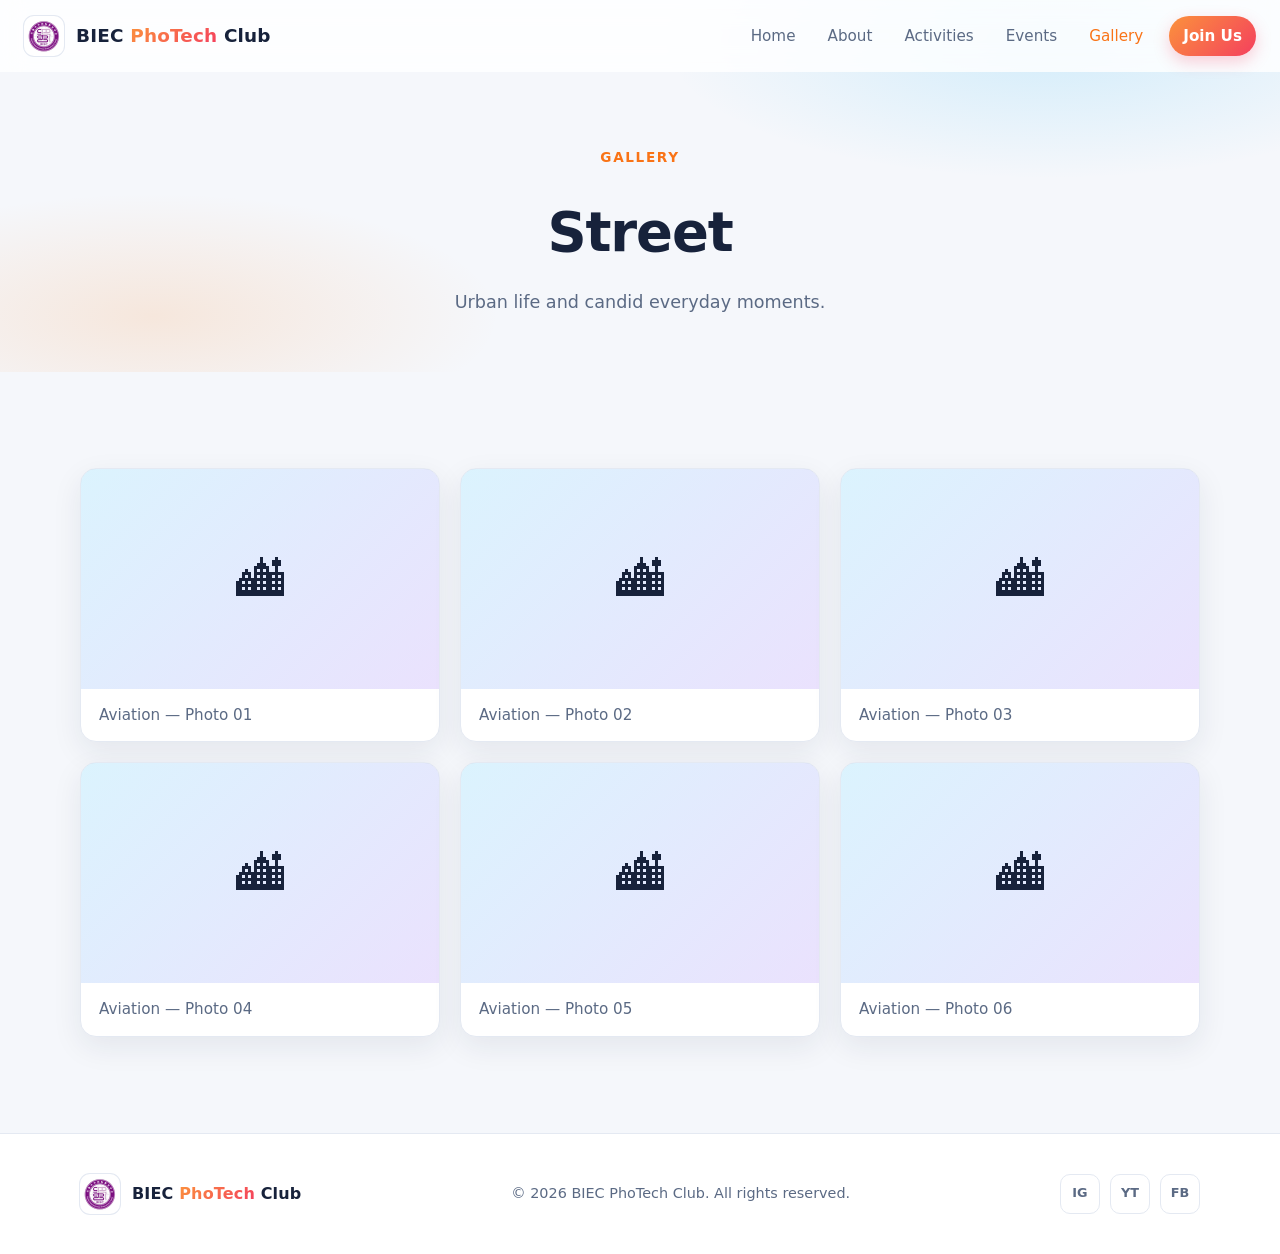
<file: gallery/aviation.html>
﻿<!DOCTYPE html>
<html lang="en">
<head>
    <meta charset="UTF-8">
    <meta name="viewport" content="width=device-width, initial-scale=1.0">
    <meta name="description" content="Street gallery &mdash; BIEC PhoTech Club">
    <title>Street &middot; BIEC PhoTech Club</title>
    <link rel="icon" type="image/x-icon" href="../image/BIEC icon.ico">
    <link rel="stylesheet" href="../css/style.css">
</head>
<body>
    <!-- Header / Navigation -->
    <header class="site-header" id="siteHeader">
        <a href="../index.html" class="brand">
            <img src="../image/BIEC icon.png" alt="BIEC logo" class="brand-logo">
            <span class="brand-name">BIEC <span class="brand-accent">PhoTech</span> Club</span>
        </a>

        <nav class="nav" id="nav" aria-label="Primary">
            <a href="../index.html#home" class="nav-link">Home</a>
            <a href="../index.html#about" class="nav-link">About</a>
            <a href="../index.html#activities" class="nav-link">Activities</a>
            <a href="../index.html#events" class="nav-link">Events</a>
            <a href="../index.html#gallery" class="nav-link is-active">Gallery</a>
            <a href="../index.html#join" class="nav-link nav-link-cta">Join Us</a>
        </nav>

        <button class="nav-toggle" id="navToggle" aria-label="Toggle navigation" aria-expanded="false">
            <span></span>
            <span></span>
            <span></span>
        </button>
    </header>

    <!-- Page hero -->
    <section class="page-hero">
        <div class="container">
            <p class="hero-eyebrow">Gallery</p>
            <h1 class="page-title">Street</h1>
            <p class="page-subtitle">Urban life and candid everyday moments.</p>
        </div>
    </section>

    <!-- Gallery grid -->
    <section class="section">
        <div class="container">
            <div class="gallery-grid">
                <figure class="gallery-item">
                    <!-- Replace with your photo: <img src="../image/street-01.jpg" alt="Street photo 1"> -->
                    <div class="gallery-placeholder">&#127961;</div>
                    <figcaption>Aviation &mdash; Photo 01</figcaption>
                </figure>
                <figure class="gallery-item">
                    <!-- Replace with your photo: <img src="../image/street-02.jpg" alt="Street photo 2"> -->
                    <div class="gallery-placeholder">&#127961;</div>
                    <figcaption>Aviation &mdash; Photo 02</figcaption>
                </figure>
                <figure class="gallery-item">
                    <!-- Replace with your photo: <img src="../image/street-03.jpg" alt="Street photo 3"> -->
                    <div class="gallery-placeholder">&#127961;</div>
                    <figcaption>Aviation &mdash; Photo 03</figcaption>
                </figure>
                <figure class="gallery-item">
                    <!-- Replace with your photo: <img src="../image/street-04.jpg" alt="Street photo 4"> -->
                    <div class="gallery-placeholder">&#127961;</div>
                    <figcaption>Aviation &mdash; Photo 04</figcaption>
                </figure>
                <figure class="gallery-item">
                    <!-- Replace with your photo: <img src="../image/street-05.jpg" alt="Street photo 5"> -->
                    <div class="gallery-placeholder">&#127961;</div>
                    <figcaption>Aviation &mdash; Photo 05</figcaption>
                </figure>
                <figure class="gallery-item">
                    <!-- Replace with your photo: <img src="../image/street-06.jpg" alt="Street photo 6"> -->
                    <div class="gallery-placeholder">&#127961;</div>
                    <figcaption>Aviation &mdash; Photo 06</figcaption>
                </figure>
            </div>
        </div>
    </section>

    <!-- Footer -->
    <footer class="site-footer">
        <div class="container footer-inner">
            <a href="../index.html" class="brand footer-brand">
                <img src="../image/BIEC icon.png" alt="BIEC logo" class="brand-logo">
                <span class="brand-name">BIEC <span class="brand-accent">PhoTech</span> Club</span>
            </a>
            <p class="footer-text">&copy; <span id="year"></span> BIEC PhoTech Club. All rights reserved.</p>
            <div class="footer-social">
                <a href="#" aria-label="Instagram">IG</a>
                <a href="#" aria-label="YouTube">YT</a>
                <a href="#" aria-label="Facebook">FB</a>
            </div>
        </div>
    </footer>

    <script src="../js/main.js"></script>
</body>
</html>
</file>
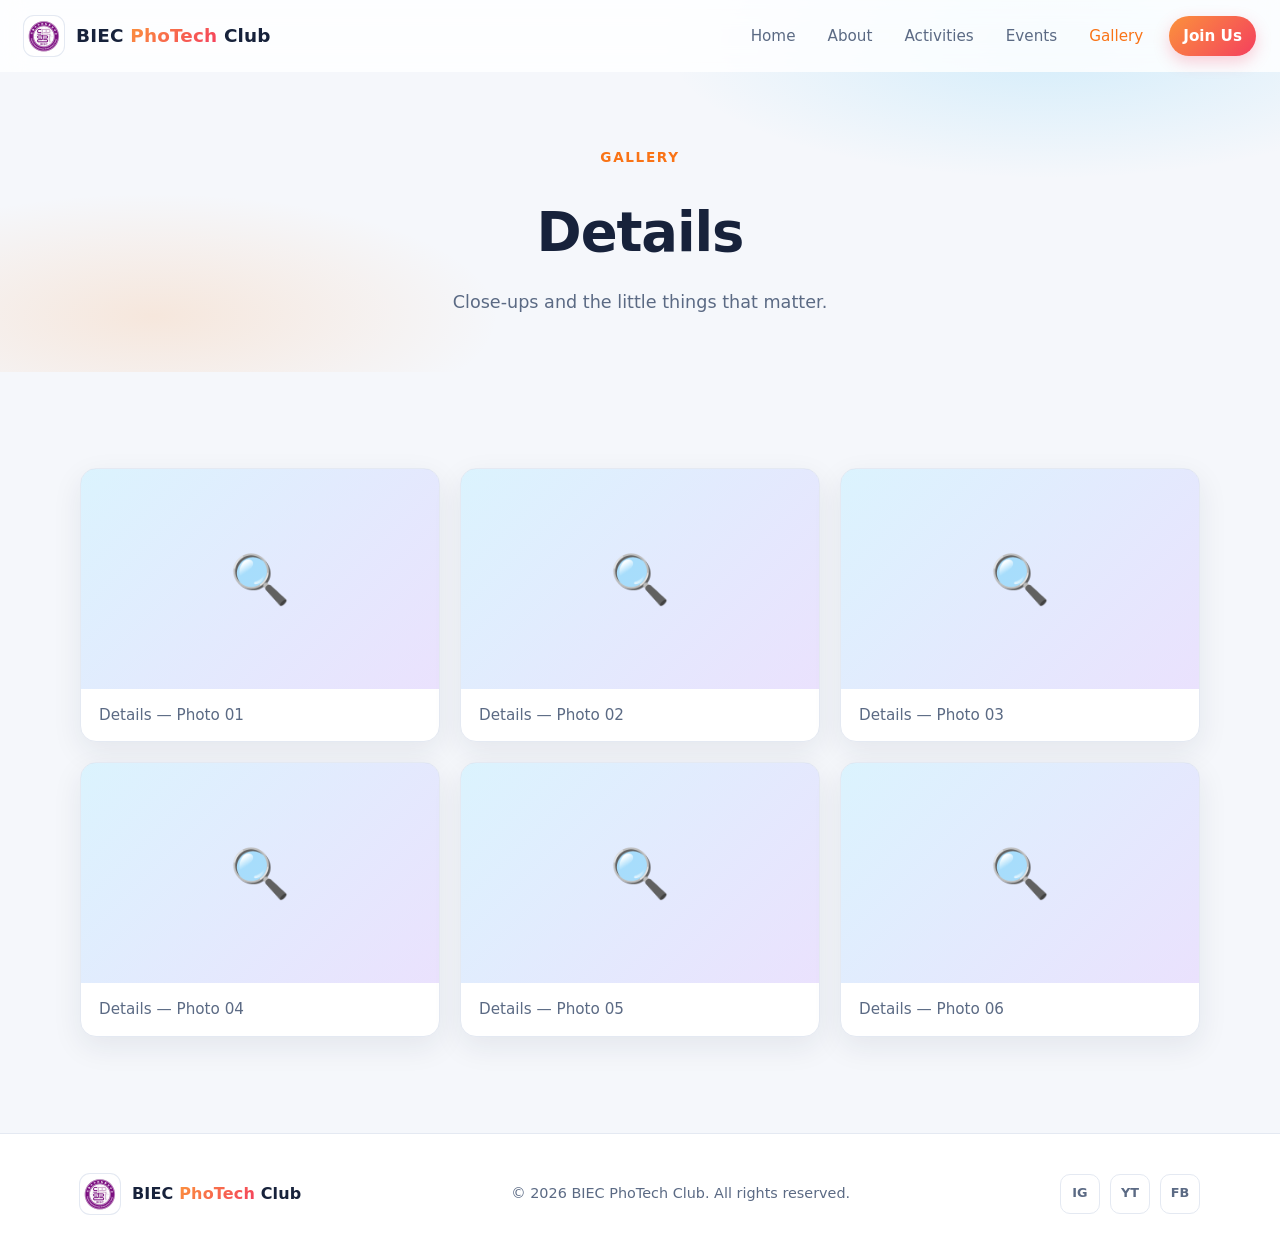
<file: gallery/details.html>
﻿<!DOCTYPE html>
<html lang="en">
<head>
    <meta charset="UTF-8">
    <meta name="viewport" content="width=device-width, initial-scale=1.0">
    <meta name="description" content="Details gallery &mdash; BIEC PhoTech Club">
    <title>Details &middot; BIEC PhoTech Club</title>
    <link rel="icon" type="image/x-icon" href="../image/BIEC icon.ico">
    <link rel="stylesheet" href="../css/style.css">
</head>
<body>
    <!-- Header / Navigation -->
    <header class="site-header" id="siteHeader">
        <a href="../index.html" class="brand">
            <img src="../image/BIEC icon.png" alt="BIEC logo" class="brand-logo">
            <span class="brand-name">BIEC <span class="brand-accent">PhoTech</span> Club</span>
        </a>

        <nav class="nav" id="nav" aria-label="Primary">
            <a href="../index.html#home" class="nav-link">Home</a>
            <a href="../index.html#about" class="nav-link">About</a>
            <a href="../index.html#activities" class="nav-link">Activities</a>
            <a href="../index.html#events" class="nav-link">Events</a>
            <a href="../index.html#gallery" class="nav-link is-active">Gallery</a>
            <a href="../index.html#join" class="nav-link nav-link-cta">Join Us</a>
        </nav>

        <button class="nav-toggle" id="navToggle" aria-label="Toggle navigation" aria-expanded="false">
            <span></span>
            <span></span>
            <span></span>
        </button>
    </header>

    <!-- Page hero -->
    <section class="page-hero">
        <div class="container">
            <p class="hero-eyebrow">Gallery</p>
            <h1 class="page-title">Details</h1>
            <p class="page-subtitle">Close-ups and the little things that matter.</p>
        </div>
    </section>

    <!-- Gallery grid -->
    <section class="section">
        <div class="container">
            <div class="gallery-grid">
                <figure class="gallery-item">
                    <!-- Replace with your photo: <img src="../image/details-01.jpg" alt="Details photo 1"> -->
                    <div class="gallery-placeholder">&#128269;</div>
                    <figcaption>Details &mdash; Photo 01</figcaption>
                </figure>
                <figure class="gallery-item">
                    <!-- Replace with your photo: <img src="../image/details-02.jpg" alt="Details photo 2"> -->
                    <div class="gallery-placeholder">&#128269;</div>
                    <figcaption>Details &mdash; Photo 02</figcaption>
                </figure>
                <figure class="gallery-item">
                    <!-- Replace with your photo: <img src="../image/details-03.jpg" alt="Details photo 3"> -->
                    <div class="gallery-placeholder">&#128269;</div>
                    <figcaption>Details &mdash; Photo 03</figcaption>
                </figure>
                <figure class="gallery-item">
                    <!-- Replace with your photo: <img src="../image/details-04.jpg" alt="Details photo 4"> -->
                    <div class="gallery-placeholder">&#128269;</div>
                    <figcaption>Details &mdash; Photo 04</figcaption>
                </figure>
                <figure class="gallery-item">
                    <!-- Replace with your photo: <img src="../image/details-05.jpg" alt="Details photo 5"> -->
                    <div class="gallery-placeholder">&#128269;</div>
                    <figcaption>Details &mdash; Photo 05</figcaption>
                </figure>
                <figure class="gallery-item">
                    <!-- Replace with your photo: <img src="../image/details-06.jpg" alt="Details photo 6"> -->
                    <div class="gallery-placeholder">&#128269;</div>
                    <figcaption>Details &mdash; Photo 06</figcaption>
                </figure>
            </div>
        </div>
    </section>

    <!-- Footer -->
    <footer class="site-footer">
        <div class="container footer-inner">
            <a href="../index.html" class="brand footer-brand">
                <img src="../image/BIEC icon.png" alt="BIEC logo" class="brand-logo">
                <span class="brand-name">BIEC <span class="brand-accent">PhoTech</span> Club</span>
            </a>
            <p class="footer-text">&copy; <span id="year"></span> BIEC PhoTech Club. All rights reserved.</p>
            <div class="footer-social">
                <a href="#" aria-label="Instagram">IG</a>
                <a href="#" aria-label="YouTube">YT</a>
                <a href="#" aria-label="Facebook">FB</a>
            </div>
        </div>
    </footer>

    <script src="../js/main.js"></script>
</body>
</html>
</file>
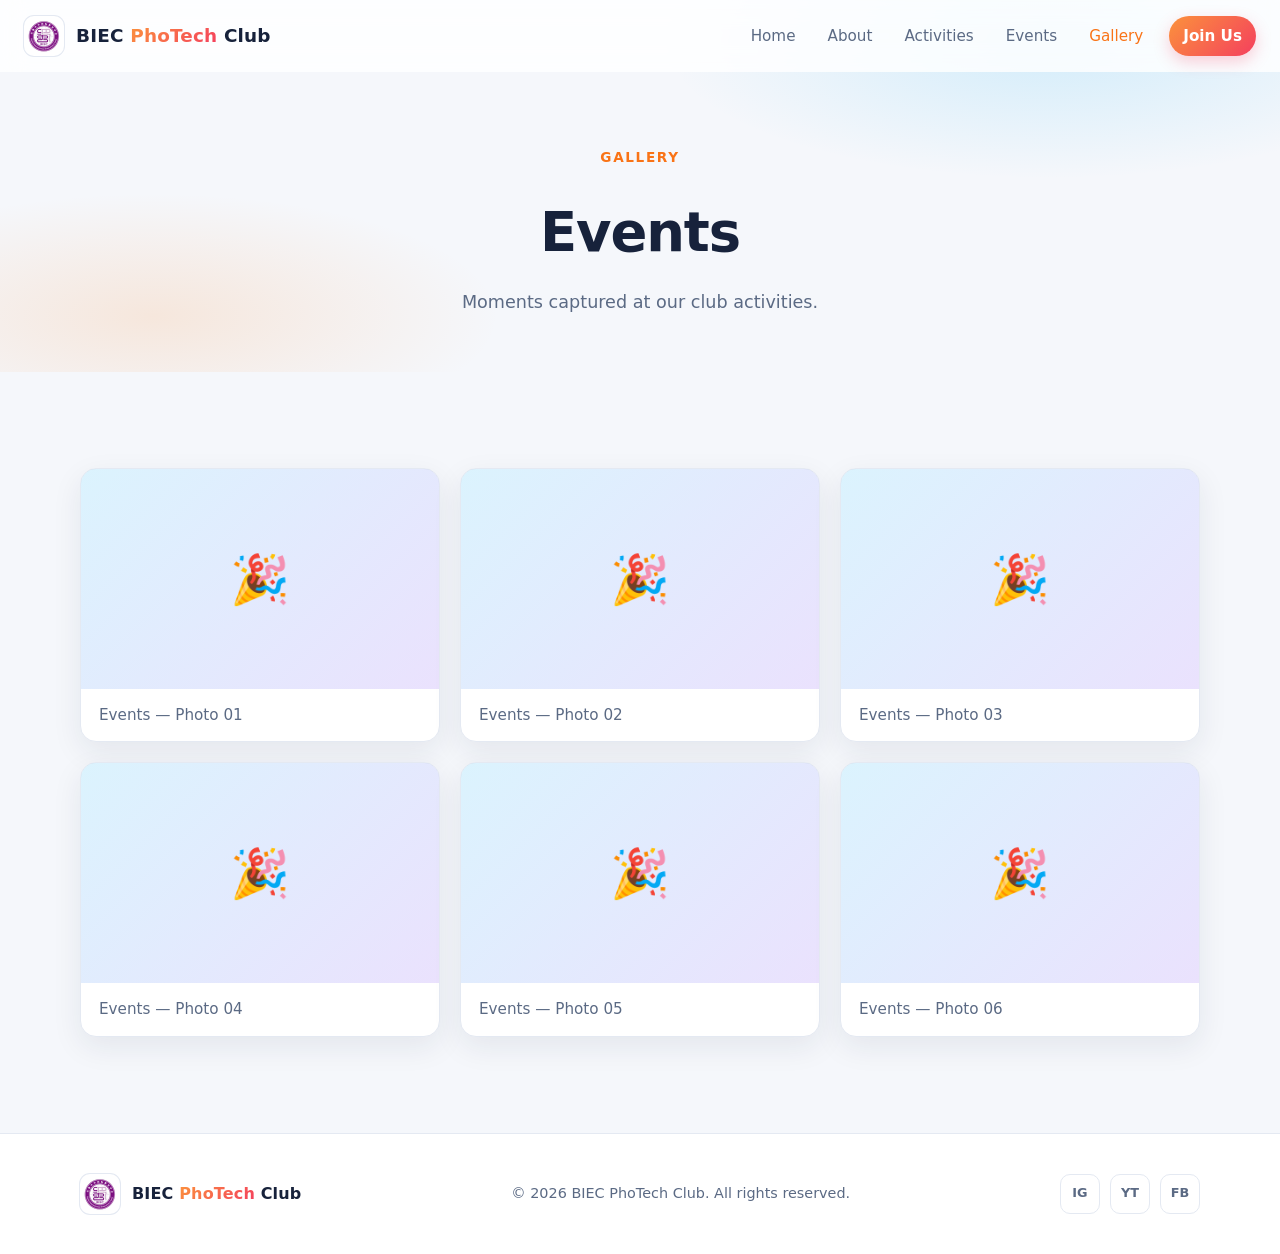
<file: gallery/events.html>
﻿<!DOCTYPE html>
<html lang="en">
<head>
    <meta charset="UTF-8">
    <meta name="viewport" content="width=device-width, initial-scale=1.0">
    <meta name="description" content="Events gallery &mdash; BIEC PhoTech Club">
    <title>Events &middot; BIEC PhoTech Club</title>
    <link rel="icon" type="image/x-icon" href="../image/BIEC icon.ico">
    <link rel="stylesheet" href="../css/style.css">
</head>
<body>
    <!-- Header / Navigation -->
    <header class="site-header" id="siteHeader">
        <a href="../index.html" class="brand">
            <img src="../image/BIEC icon.png" alt="BIEC logo" class="brand-logo">
            <span class="brand-name">BIEC <span class="brand-accent">PhoTech</span> Club</span>
        </a>

        <nav class="nav" id="nav" aria-label="Primary">
            <a href="../index.html#home" class="nav-link">Home</a>
            <a href="../index.html#about" class="nav-link">About</a>
            <a href="../index.html#activities" class="nav-link">Activities</a>
            <a href="../index.html#events" class="nav-link">Events</a>
            <a href="../index.html#gallery" class="nav-link is-active">Gallery</a>
            <a href="../index.html#join" class="nav-link nav-link-cta">Join Us</a>
        </nav>

        <button class="nav-toggle" id="navToggle" aria-label="Toggle navigation" aria-expanded="false">
            <span></span>
            <span></span>
            <span></span>
        </button>
    </header>

    <!-- Page hero -->
    <section class="page-hero">
        <div class="container">
            <p class="hero-eyebrow">Gallery</p>
            <h1 class="page-title">Events</h1>
            <p class="page-subtitle">Moments captured at our club activities.</p>
        </div>
    </section>

    <!-- Gallery grid -->
    <section class="section">
        <div class="container">
            <div class="gallery-grid">
                <figure class="gallery-item">
                    <!-- Replace with your photo: <img src="../image/events-01.jpg" alt="Events photo 1"> -->
                    <div class="gallery-placeholder">&#127881;</div>
                    <figcaption>Events &mdash; Photo 01</figcaption>
                </figure>
                <figure class="gallery-item">
                    <!-- Replace with your photo: <img src="../image/events-02.jpg" alt="Events photo 2"> -->
                    <div class="gallery-placeholder">&#127881;</div>
                    <figcaption>Events &mdash; Photo 02</figcaption>
                </figure>
                <figure class="gallery-item">
                    <!-- Replace with your photo: <img src="../image/events-03.jpg" alt="Events photo 3"> -->
                    <div class="gallery-placeholder">&#127881;</div>
                    <figcaption>Events &mdash; Photo 03</figcaption>
                </figure>
                <figure class="gallery-item">
                    <!-- Replace with your photo: <img src="../image/events-04.jpg" alt="Events photo 4"> -->
                    <div class="gallery-placeholder">&#127881;</div>
                    <figcaption>Events &mdash; Photo 04</figcaption>
                </figure>
                <figure class="gallery-item">
                    <!-- Replace with your photo: <img src="../image/events-05.jpg" alt="Events photo 5"> -->
                    <div class="gallery-placeholder">&#127881;</div>
                    <figcaption>Events &mdash; Photo 05</figcaption>
                </figure>
                <figure class="gallery-item">
                    <!-- Replace with your photo: <img src="../image/events-06.jpg" alt="Events photo 6"> -->
                    <div class="gallery-placeholder">&#127881;</div>
                    <figcaption>Events &mdash; Photo 06</figcaption>
                </figure>
            </div>
        </div>
    </section>

    <!-- Footer -->
    <footer class="site-footer">
        <div class="container footer-inner">
            <a href="../index.html" class="brand footer-brand">
                <img src="../image/BIEC icon.png" alt="BIEC logo" class="brand-logo">
                <span class="brand-name">BIEC <span class="brand-accent">PhoTech</span> Club</span>
            </a>
            <p class="footer-text">&copy; <span id="year"></span> BIEC PhoTech Club. All rights reserved.</p>
            <div class="footer-social">
                <a href="#" aria-label="Instagram">IG</a>
                <a href="#" aria-label="YouTube">YT</a>
                <a href="#" aria-label="Facebook">FB</a>
            </div>
        </div>
    </footer>

    <script src="../js/main.js"></script>
</body>
</html>
</file>
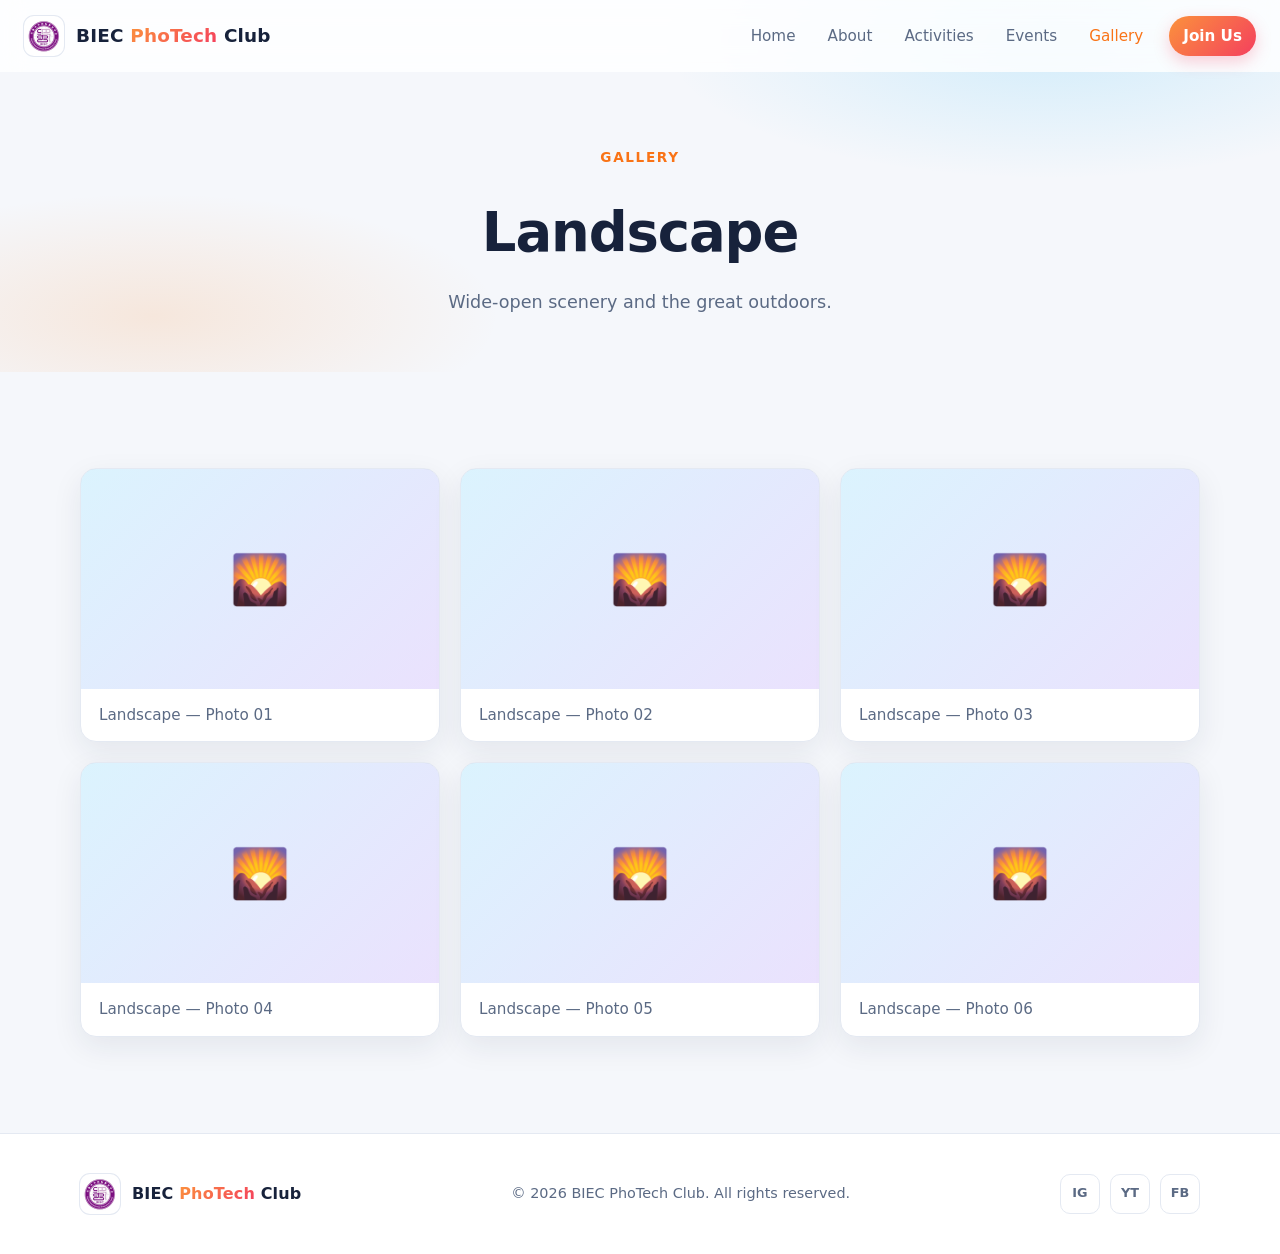
<file: gallery/landscape.html>
﻿<!DOCTYPE html>
<html lang="en">
<head>
    <meta charset="UTF-8">
    <meta name="viewport" content="width=device-width, initial-scale=1.0">
    <meta name="description" content="Landscape gallery &mdash; BIEC PhoTech Club">
    <title>Landscape &middot; BIEC PhoTech Club</title>
    <link rel="icon" type="image/x-icon" href="../image/BIEC icon.ico">
    <link rel="stylesheet" href="../css/style.css">
</head>
<body>
    <!-- Header / Navigation -->
    <header class="site-header" id="siteHeader">
        <a href="../index.html" class="brand">
            <img src="../image/BIEC icon.png" alt="BIEC logo" class="brand-logo">
            <span class="brand-name">BIEC <span class="brand-accent">PhoTech</span> Club</span>
        </a>

        <nav class="nav" id="nav" aria-label="Primary">
            <a href="../index.html#home" class="nav-link">Home</a>
            <a href="../index.html#about" class="nav-link">About</a>
            <a href="../index.html#activities" class="nav-link">Activities</a>
            <a href="../index.html#events" class="nav-link">Events</a>
            <a href="../index.html#gallery" class="nav-link is-active">Gallery</a>
            <a href="../index.html#join" class="nav-link nav-link-cta">Join Us</a>
        </nav>

        <button class="nav-toggle" id="navToggle" aria-label="Toggle navigation" aria-expanded="false">
            <span></span>
            <span></span>
            <span></span>
        </button>
    </header>

    <!-- Page hero -->
    <section class="page-hero">
        <div class="container">
            <p class="hero-eyebrow">Gallery</p>
            <h1 class="page-title">Landscape</h1>
            <p class="page-subtitle">Wide-open scenery and the great outdoors.</p>
        </div>
    </section>

    <!-- Gallery grid -->
    <section class="section">
        <div class="container">
            <div class="gallery-grid">
                <figure class="gallery-item">
                    <!-- Replace with your photo: <img src="../image/landscape-01.jpg" alt="Landscape photo 1"> -->
                    <div class="gallery-placeholder">&#127748;</div>
                    <figcaption>Landscape &mdash; Photo 01</figcaption>
                </figure>
                <figure class="gallery-item">
                    <!-- Replace with your photo: <img src="../image/landscape-02.jpg" alt="Landscape photo 2"> -->
                    <div class="gallery-placeholder">&#127748;</div>
                    <figcaption>Landscape &mdash; Photo 02</figcaption>
                </figure>
                <figure class="gallery-item">
                    <!-- Replace with your photo: <img src="../image/landscape-03.jpg" alt="Landscape photo 3"> -->
                    <div class="gallery-placeholder">&#127748;</div>
                    <figcaption>Landscape &mdash; Photo 03</figcaption>
                </figure>
                <figure class="gallery-item">
                    <!-- Replace with your photo: <img src="../image/landscape-04.jpg" alt="Landscape photo 4"> -->
                    <div class="gallery-placeholder">&#127748;</div>
                    <figcaption>Landscape &mdash; Photo 04</figcaption>
                </figure>
                <figure class="gallery-item">
                    <!-- Replace with your photo: <img src="../image/landscape-05.jpg" alt="Landscape photo 5"> -->
                    <div class="gallery-placeholder">&#127748;</div>
                    <figcaption>Landscape &mdash; Photo 05</figcaption>
                </figure>
                <figure class="gallery-item">
                    <!-- Replace with your photo: <img src="../image/landscape-06.jpg" alt="Landscape photo 6"> -->
                    <div class="gallery-placeholder">&#127748;</div>
                    <figcaption>Landscape &mdash; Photo 06</figcaption>
                </figure>
            </div>
        </div>
    </section>

    <!-- Footer -->
    <footer class="site-footer">
        <div class="container footer-inner">
            <a href="../index.html" class="brand footer-brand">
                <img src="../image/BIEC icon.png" alt="BIEC logo" class="brand-logo">
                <span class="brand-name">BIEC <span class="brand-accent">PhoTech</span> Club</span>
            </a>
            <p class="footer-text">&copy; <span id="year"></span> BIEC PhoTech Club. All rights reserved.</p>
            <div class="footer-social">
                <a href="#" aria-label="Instagram">IG</a>
                <a href="#" aria-label="YouTube">YT</a>
                <a href="#" aria-label="Facebook">FB</a>
            </div>
        </div>
    </footer>

    <script src="../js/main.js"></script>
</body>
</html>
</file>
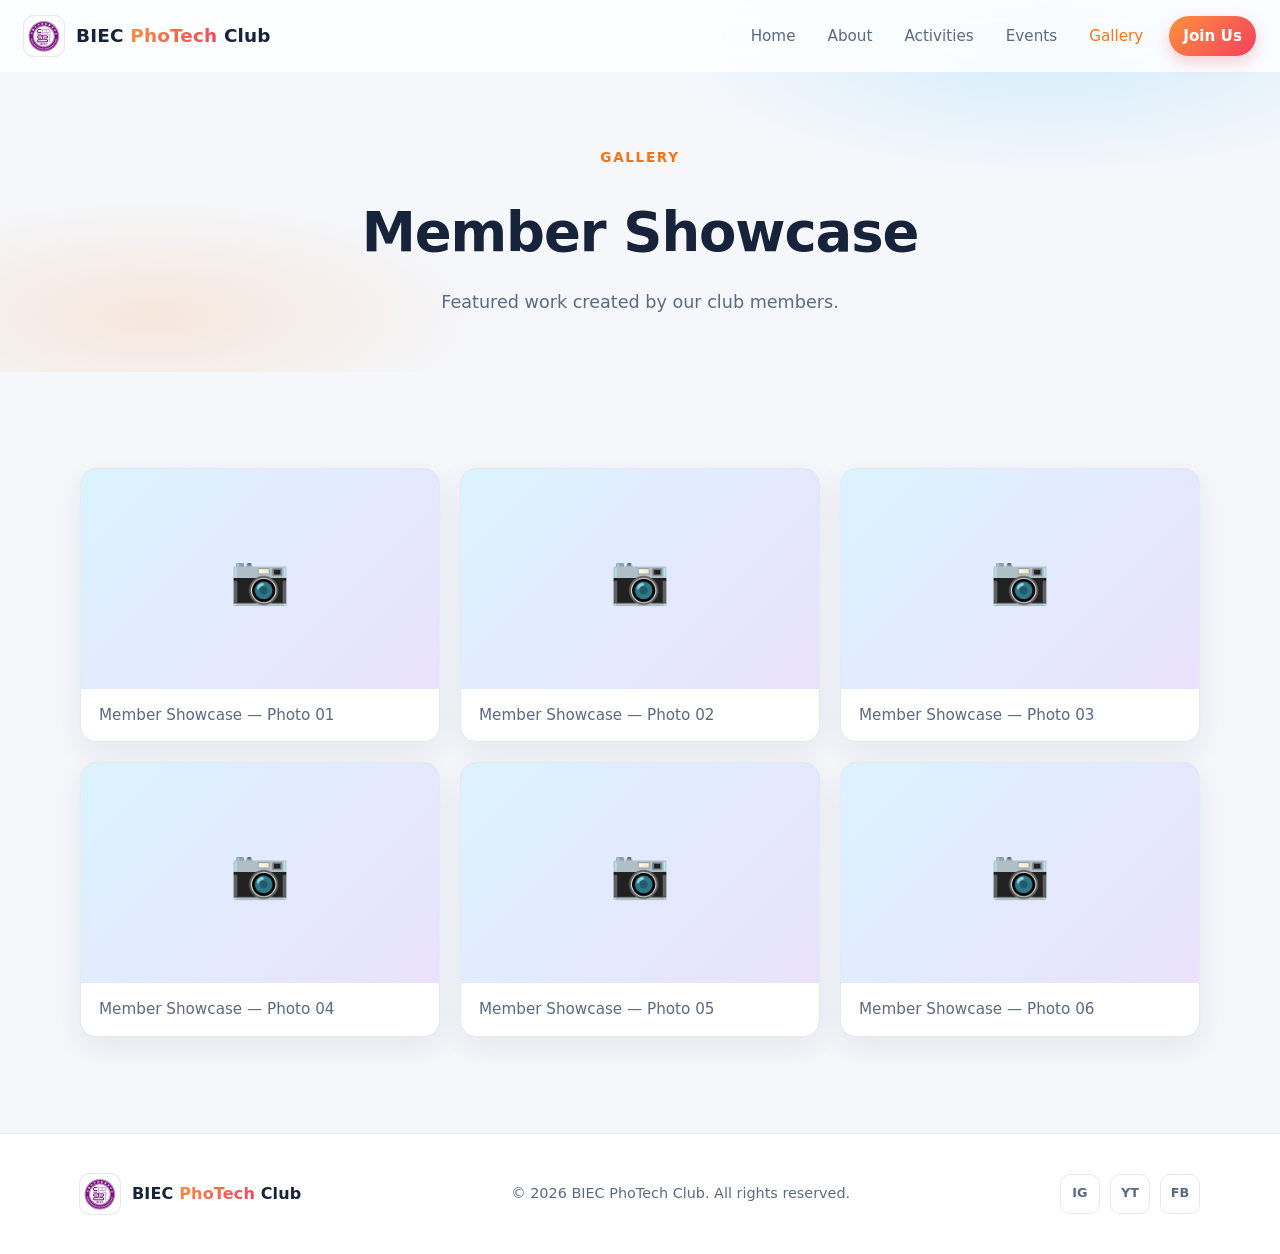
<file: gallery/member-showcase.html>
﻿<!DOCTYPE html>
<html lang="en">
<head>
    <meta charset="UTF-8">
    <meta name="viewport" content="width=device-width, initial-scale=1.0">
    <meta name="description" content="Member Showcase gallery &mdash; BIEC PhoTech Club">
    <title>Member Showcase &middot; BIEC PhoTech Club</title>
    <link rel="icon" type="image/x-icon" href="../image/BIEC icon.ico">
    <link rel="stylesheet" href="../css/style.css">
</head>
<body>
    <!-- Header / Navigation -->
    <header class="site-header" id="siteHeader">
        <a href="../index.html" class="brand">
            <img src="../image/BIEC icon.png" alt="BIEC logo" class="brand-logo">
            <span class="brand-name">BIEC <span class="brand-accent">PhoTech</span> Club</span>
        </a>

        <nav class="nav" id="nav" aria-label="Primary">
            <a href="../index.html#home" class="nav-link">Home</a>
            <a href="../index.html#about" class="nav-link">About</a>
            <a href="../index.html#activities" class="nav-link">Activities</a>
            <a href="../index.html#events" class="nav-link">Events</a>
            <a href="../index.html#gallery" class="nav-link is-active">Gallery</a>
            <a href="../index.html#join" class="nav-link nav-link-cta">Join Us</a>
        </nav>

        <button class="nav-toggle" id="navToggle" aria-label="Toggle navigation" aria-expanded="false">
            <span></span>
            <span></span>
            <span></span>
        </button>
    </header>

    <!-- Page hero -->
    <section class="page-hero">
        <div class="container">
            <p class="hero-eyebrow">Gallery</p>
            <h1 class="page-title">Member Showcase</h1>
            <p class="page-subtitle">Featured work created by our club members.</p>
        </div>
    </section>

    <!-- Gallery grid -->
    <section class="section">
        <div class="container">
            <div class="gallery-grid">
                <figure class="gallery-item">
                    <!-- Replace with your photo: <img src="../image/member-showcase-01.jpg" alt="Member Showcase photo 1"> -->
                    <div class="gallery-placeholder">&#128247;</div>
                    <figcaption>Member Showcase &mdash; Photo 01</figcaption>
                </figure>
                <figure class="gallery-item">
                    <!-- Replace with your photo: <img src="../image/member-showcase-02.jpg" alt="Member Showcase photo 2"> -->
                    <div class="gallery-placeholder">&#128247;</div>
                    <figcaption>Member Showcase &mdash; Photo 02</figcaption>
                </figure>
                <figure class="gallery-item">
                    <!-- Replace with your photo: <img src="../image/member-showcase-03.jpg" alt="Member Showcase photo 3"> -->
                    <div class="gallery-placeholder">&#128247;</div>
                    <figcaption>Member Showcase &mdash; Photo 03</figcaption>
                </figure>
                <figure class="gallery-item">
                    <!-- Replace with your photo: <img src="../image/member-showcase-04.jpg" alt="Member Showcase photo 4"> -->
                    <div class="gallery-placeholder">&#128247;</div>
                    <figcaption>Member Showcase &mdash; Photo 04</figcaption>
                </figure>
                <figure class="gallery-item">
                    <!-- Replace with your photo: <img src="../image/member-showcase-05.jpg" alt="Member Showcase photo 5"> -->
                    <div class="gallery-placeholder">&#128247;</div>
                    <figcaption>Member Showcase &mdash; Photo 05</figcaption>
                </figure>
                <figure class="gallery-item">
                    <!-- Replace with your photo: <img src="../image/member-showcase-06.jpg" alt="Member Showcase photo 6"> -->
                    <div class="gallery-placeholder">&#128247;</div>
                    <figcaption>Member Showcase &mdash; Photo 06</figcaption>
                </figure>
            </div>
        </div>
    </section>

    <!-- Footer -->
    <footer class="site-footer">
        <div class="container footer-inner">
            <a href="../index.html" class="brand footer-brand">
                <img src="../image/BIEC icon.png" alt="BIEC logo" class="brand-logo">
                <span class="brand-name">BIEC <span class="brand-accent">PhoTech</span> Club</span>
            </a>
            <p class="footer-text">&copy; <span id="year"></span> BIEC PhoTech Club. All rights reserved.</p>
            <div class="footer-social">
                <a href="#" aria-label="Instagram">IG</a>
                <a href="#" aria-label="YouTube">YT</a>
                <a href="#" aria-label="Facebook">FB</a>
            </div>
        </div>
    </footer>

    <script src="../js/main.js"></script>
</body>
</html>
</file>
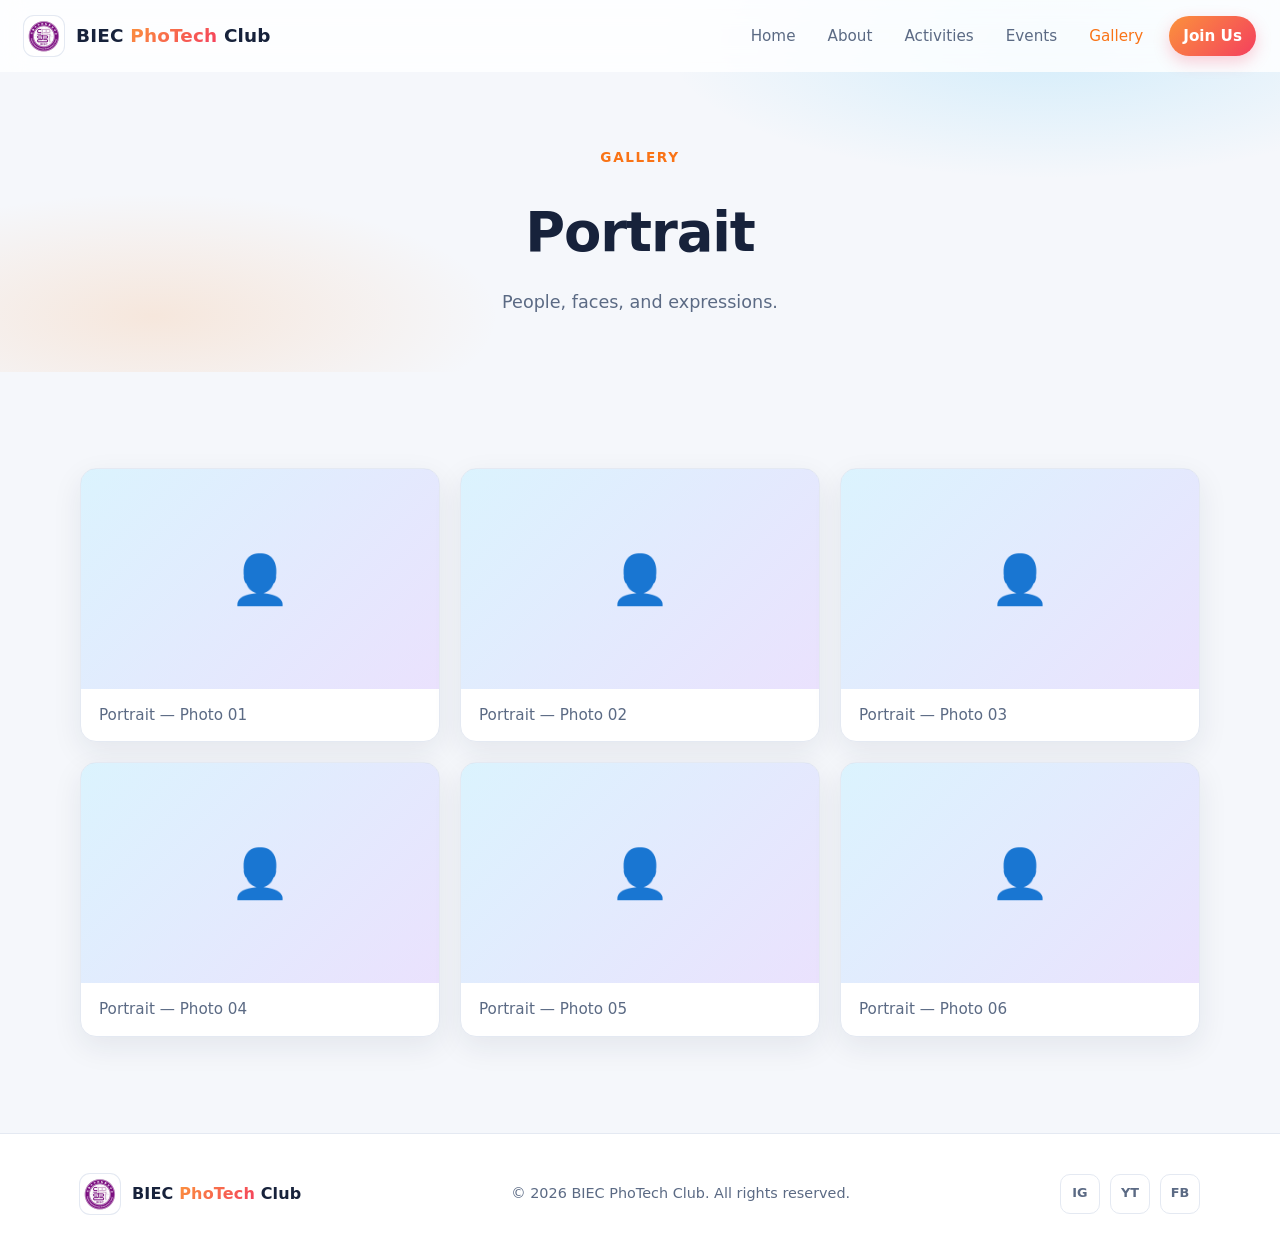
<file: gallery/portrait.html>
﻿<!DOCTYPE html>
<html lang="en">
<head>
    <meta charset="UTF-8">
    <meta name="viewport" content="width=device-width, initial-scale=1.0">
    <meta name="description" content="Portrait gallery &mdash; BIEC PhoTech Club">
    <title>Portrait &middot; BIEC PhoTech Club</title>
    <link rel="icon" type="image/x-icon" href="../image/BIEC icon.ico">
    <link rel="stylesheet" href="../css/style.css">
</head>
<body>
    <!-- Header / Navigation -->
    <header class="site-header" id="siteHeader">
        <a href="../index.html" class="brand">
            <img src="../image/BIEC icon.png" alt="BIEC logo" class="brand-logo">
            <span class="brand-name">BIEC <span class="brand-accent">PhoTech</span> Club</span>
        </a>

        <nav class="nav" id="nav" aria-label="Primary">
            <a href="../index.html#home" class="nav-link">Home</a>
            <a href="../index.html#about" class="nav-link">About</a>
            <a href="../index.html#activities" class="nav-link">Activities</a>
            <a href="../index.html#events" class="nav-link">Events</a>
            <a href="../index.html#gallery" class="nav-link is-active">Gallery</a>
            <a href="../index.html#join" class="nav-link nav-link-cta">Join Us</a>
        </nav>

        <button class="nav-toggle" id="navToggle" aria-label="Toggle navigation" aria-expanded="false">
            <span></span>
            <span></span>
            <span></span>
        </button>
    </header>

    <!-- Page hero -->
    <section class="page-hero">
        <div class="container">
            <p class="hero-eyebrow">Gallery</p>
            <h1 class="page-title">Portrait</h1>
            <p class="page-subtitle">People, faces, and expressions.</p>
        </div>
    </section>

    <!-- Gallery grid -->
    <section class="section">
        <div class="container">
            <div class="gallery-grid">
                <figure class="gallery-item">
                    <!-- Replace with your photo: <img src="../image/portrait-01.jpg" alt="Portrait photo 1"> -->
                    <div class="gallery-placeholder">&#128100;</div>
                    <figcaption>Portrait &mdash; Photo 01</figcaption>
                </figure>
                <figure class="gallery-item">
                    <!-- Replace with your photo: <img src="../image/portrait-02.jpg" alt="Portrait photo 2"> -->
                    <div class="gallery-placeholder">&#128100;</div>
                    <figcaption>Portrait &mdash; Photo 02</figcaption>
                </figure>
                <figure class="gallery-item">
                    <!-- Replace with your photo: <img src="../image/portrait-03.jpg" alt="Portrait photo 3"> -->
                    <div class="gallery-placeholder">&#128100;</div>
                    <figcaption>Portrait &mdash; Photo 03</figcaption>
                </figure>
                <figure class="gallery-item">
                    <!-- Replace with your photo: <img src="../image/portrait-04.jpg" alt="Portrait photo 4"> -->
                    <div class="gallery-placeholder">&#128100;</div>
                    <figcaption>Portrait &mdash; Photo 04</figcaption>
                </figure>
                <figure class="gallery-item">
                    <!-- Replace with your photo: <img src="../image/portrait-05.jpg" alt="Portrait photo 5"> -->
                    <div class="gallery-placeholder">&#128100;</div>
                    <figcaption>Portrait &mdash; Photo 05</figcaption>
                </figure>
                <figure class="gallery-item">
                    <!-- Replace with your photo: <img src="../image/portrait-06.jpg" alt="Portrait photo 6"> -->
                    <div class="gallery-placeholder">&#128100;</div>
                    <figcaption>Portrait &mdash; Photo 06</figcaption>
                </figure>
            </div>
        </div>
    </section>

    <!-- Footer -->
    <footer class="site-footer">
        <div class="container footer-inner">
            <a href="../index.html" class="brand footer-brand">
                <img src="../image/BIEC icon.png" alt="BIEC logo" class="brand-logo">
                <span class="brand-name">BIEC <span class="brand-accent">PhoTech</span> Club</span>
            </a>
            <p class="footer-text">&copy; <span id="year"></span> BIEC PhoTech Club. All rights reserved.</p>
            <div class="footer-social">
                <a href="#" aria-label="Instagram">IG</a>
                <a href="#" aria-label="YouTube">YT</a>
                <a href="#" aria-label="Facebook">FB</a>
            </div>
        </div>
    </footer>

    <script src="../js/main.js"></script>
</body>
</html>
</file>
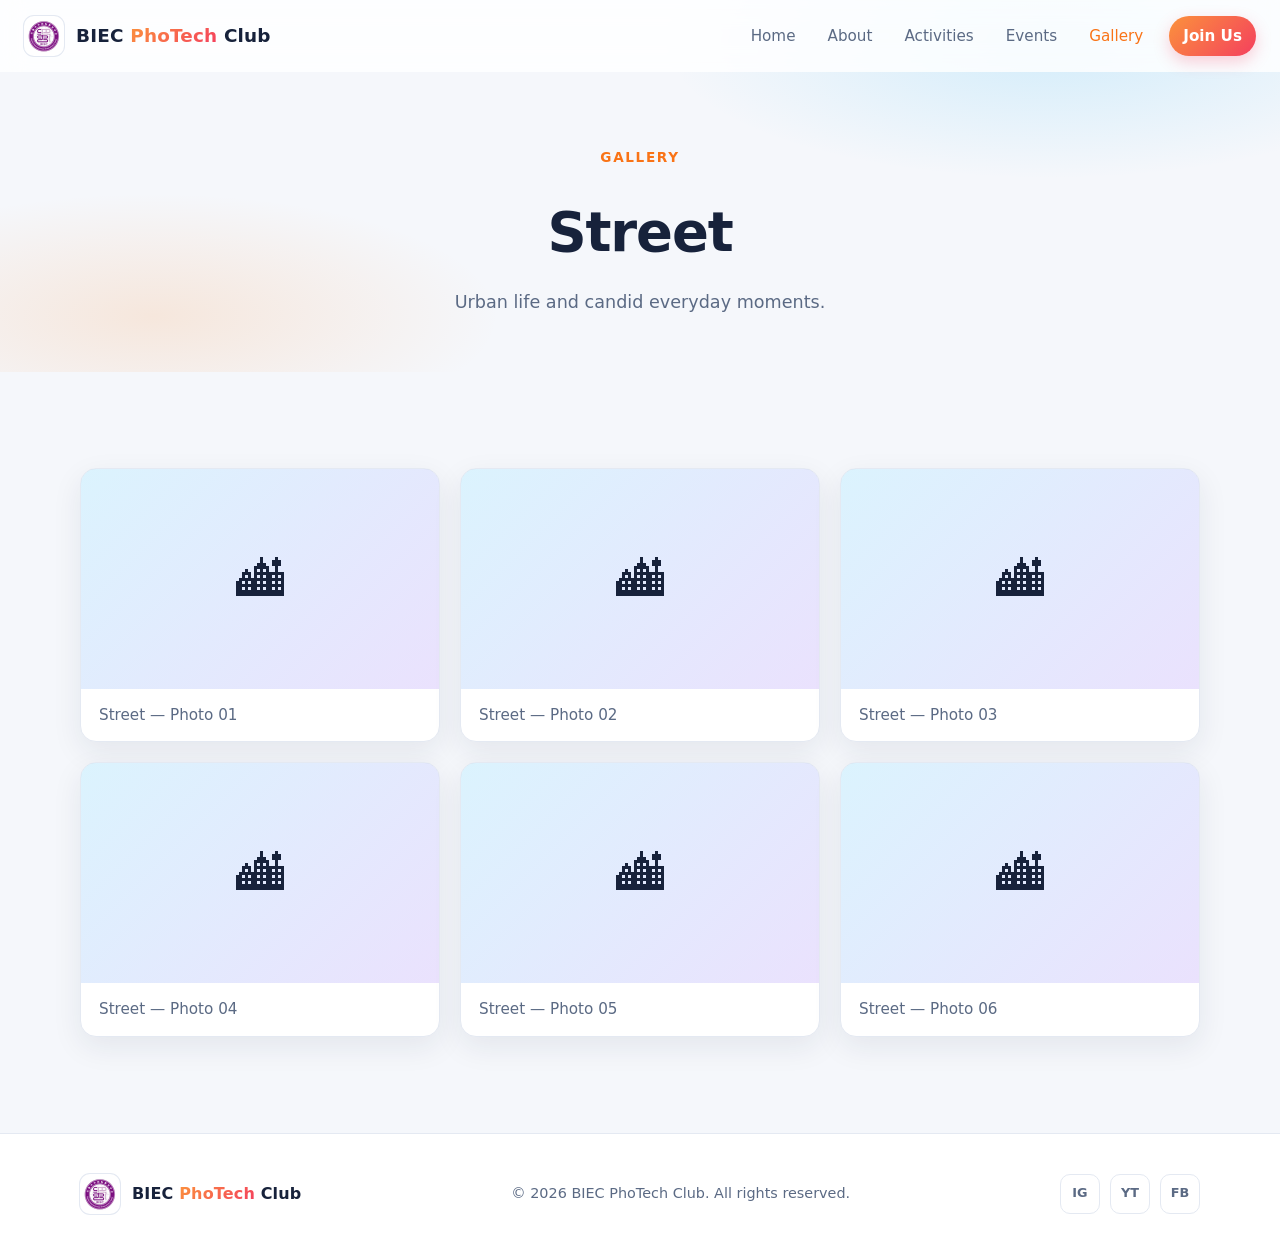
<file: gallery/street.html>
﻿<!DOCTYPE html>
<html lang="en">
<head>
    <meta charset="UTF-8">
    <meta name="viewport" content="width=device-width, initial-scale=1.0">
    <meta name="description" content="Street gallery &mdash; BIEC PhoTech Club">
    <title>Street &middot; BIEC PhoTech Club</title>
    <link rel="icon" type="image/x-icon" href="../image/BIEC icon.ico">
    <link rel="stylesheet" href="../css/style.css">
</head>
<body>
    <!-- Header / Navigation -->
    <header class="site-header" id="siteHeader">
        <a href="../index.html" class="brand">
            <img src="../image/BIEC icon.png" alt="BIEC logo" class="brand-logo">
            <span class="brand-name">BIEC <span class="brand-accent">PhoTech</span> Club</span>
        </a>

        <nav class="nav" id="nav" aria-label="Primary">
            <a href="../index.html#home" class="nav-link">Home</a>
            <a href="../index.html#about" class="nav-link">About</a>
            <a href="../index.html#activities" class="nav-link">Activities</a>
            <a href="../index.html#events" class="nav-link">Events</a>
            <a href="../index.html#gallery" class="nav-link is-active">Gallery</a>
            <a href="../index.html#join" class="nav-link nav-link-cta">Join Us</a>
        </nav>

        <button class="nav-toggle" id="navToggle" aria-label="Toggle navigation" aria-expanded="false">
            <span></span>
            <span></span>
            <span></span>
        </button>
    </header>

    <!-- Page hero -->
    <section class="page-hero">
        <div class="container">
            <p class="hero-eyebrow">Gallery</p>
            <h1 class="page-title">Street</h1>
            <p class="page-subtitle">Urban life and candid everyday moments.</p>
        </div>
    </section>

    <!-- Gallery grid -->
    <section class="section">
        <div class="container">
            <div class="gallery-grid">
                <figure class="gallery-item">
                    <!-- Replace with your photo: <img src="../image/street-01.jpg" alt="Street photo 1"> -->
                    <div class="gallery-placeholder">&#127961;</div>
                    <figcaption>Street &mdash; Photo 01</figcaption>
                </figure>
                <figure class="gallery-item">
                    <!-- Replace with your photo: <img src="../image/street-02.jpg" alt="Street photo 2"> -->
                    <div class="gallery-placeholder">&#127961;</div>
                    <figcaption>Street &mdash; Photo 02</figcaption>
                </figure>
                <figure class="gallery-item">
                    <!-- Replace with your photo: <img src="../image/street-03.jpg" alt="Street photo 3"> -->
                    <div class="gallery-placeholder">&#127961;</div>
                    <figcaption>Street &mdash; Photo 03</figcaption>
                </figure>
                <figure class="gallery-item">
                    <!-- Replace with your photo: <img src="../image/street-04.jpg" alt="Street photo 4"> -->
                    <div class="gallery-placeholder">&#127961;</div>
                    <figcaption>Street &mdash; Photo 04</figcaption>
                </figure>
                <figure class="gallery-item">
                    <!-- Replace with your photo: <img src="../image/street-05.jpg" alt="Street photo 5"> -->
                    <div class="gallery-placeholder">&#127961;</div>
                    <figcaption>Street &mdash; Photo 05</figcaption>
                </figure>
                <figure class="gallery-item">
                    <!-- Replace with your photo: <img src="../image/street-06.jpg" alt="Street photo 6"> -->
                    <div class="gallery-placeholder">&#127961;</div>
                    <figcaption>Street &mdash; Photo 06</figcaption>
                </figure>
            </div>
        </div>
    </section>

    <!-- Footer -->
    <footer class="site-footer">
        <div class="container footer-inner">
            <a href="../index.html" class="brand footer-brand">
                <img src="../image/BIEC icon.png" alt="BIEC logo" class="brand-logo">
                <span class="brand-name">BIEC <span class="brand-accent">PhoTech</span> Club</span>
            </a>
            <p class="footer-text">&copy; <span id="year"></span> BIEC PhoTech Club. All rights reserved.</p>
            <div class="footer-social">
                <a href="#" aria-label="Instagram">IG</a>
                <a href="#" aria-label="YouTube">YT</a>
                <a href="#" aria-label="Facebook">FB</a>
            </div>
        </div>
    </footer>

    <script src="../js/main.js"></script>
</body>
</html>
</file>
<file: css/style.css>
﻿/* ==========================================================================
   BIEC PhoTech Club — Styles (Bright theme)
   ========================================================================== */

:root {
    --bg: #f5f7fb;
    --bg-alt: #ffffff;
    --surface: #ffffff;
    --border: #e4e9f2;
    --text: #17223b;
    --muted: #5b6a84;
    --accent: #f97316;
    --accent-2: #0ea5e9;
    --accent-3: #8b5cf6;
    --grad: linear-gradient(135deg, #fb923c 0%, #f43f5e 100%);
    --grad-blue: linear-gradient(135deg, #38bdf8 0%, #8b5cf6 100%);
    --header-h: 72px;
    --radius: 16px;
    --shadow: 0 10px 30px rgba(23, 34, 59, 0.08);
    --transition: 0.3s cubic-bezier(0.4, 0, 0.2, 1);
}

* {
    margin: 0;
    padding: 0;
    box-sizing: border-box;
}

html {
    scroll-behavior: smooth;
    scroll-padding-top: var(--header-h);
}

body {
    font-family: "Segoe UI", system-ui, -apple-system, "Helvetica Neue", Arial, sans-serif;
    background: var(--bg);
    color: var(--text);
    line-height: 1.6;
    -webkit-font-smoothing: antialiased;
    overflow-x: hidden;
}

img {
    max-width: 100%;
    display: block;
}

a {
    color: inherit;
    text-decoration: none;
}

/* --------------------------------------------------------------------------
   Header
   -------------------------------------------------------------------------- */
.site-header {
    position: fixed;
    top: 0;
    left: 0;
    right: 0;
    height: var(--header-h);
    display: flex;
    align-items: center;
    justify-content: space-between;
    padding: 0 24px;
    z-index: 100;
    background: rgba(255, 255, 255, 0.82);
    backdrop-filter: blur(12px);
    transition: box-shadow var(--transition);
}

.site-header.is-scrolled {
    box-shadow: 0 1px 0 var(--border), 0 4px 20px rgba(23, 34, 59, 0.06);
}

.brand {
    display: inline-flex;
    align-items: center;
    gap: 12px;
    font-weight: 700;
}

.brand-logo {
    width: 40px;
    height: 40px;
    border-radius: 10px;
    object-fit: contain;
    background: #fff;
    padding: 2px;
    box-shadow: 0 0 0 1px var(--border);
}

.brand-name {
    font-size: 1.15rem;
    letter-spacing: 0.01em;
    white-space: nowrap;
    color: var(--text);
}

.brand-accent {
    background: var(--grad);
    -webkit-background-clip: text;
    background-clip: text;
    -webkit-text-fill-color: transparent;
    color: transparent;
}

.nav {
    display: flex;
    align-items: center;
    gap: 4px;
}

.nav-link {
    padding: 8px 14px;
    border-radius: 999px;
    font-size: 0.95rem;
    color: var(--muted);
    transition: color var(--transition), background var(--transition);
}

.nav-link:hover {
    color: var(--text);
    background: rgba(23, 34, 59, 0.05);
}

.nav-link.is-active {
    color: var(--accent);
}

.nav-link-cta {
    margin-left: 8px;
    color: #fff;
    background: var(--grad);
    font-weight: 600;
    box-shadow: 0 6px 16px rgba(244, 63, 94, 0.25);
}

.nav-link-cta:hover {
    color: #fff;
    opacity: 0.92;
    background: var(--grad);
}

.nav-toggle {
    display: none;
    flex-direction: column;
    justify-content: center;
    gap: 5px;
    width: 44px;
    height: 44px;
    padding: 10px;
    background: transparent;
    border: none;
    cursor: pointer;
}

.nav-toggle span {
    display: block;
    height: 2px;
    width: 100%;
    background: var(--text);
    border-radius: 2px;
    transition: transform var(--transition), opacity var(--transition);
}

.nav-toggle.is-open span:nth-child(1) {
    transform: translateY(7px) rotate(45deg);
}
.nav-toggle.is-open span:nth-child(2) {
    opacity: 0;
}
.nav-toggle.is-open span:nth-child(3) {
    transform: translateY(-7px) rotate(-45deg);
}

/* --------------------------------------------------------------------------
   Hero
   -------------------------------------------------------------------------- */
.hero {
    position: relative;
    min-height: 100vh;
    display: flex;
    align-items: center;
    justify-content: center;
    padding: calc(var(--header-h) + 48px) 24px 96px;
    overflow: hidden;
    background:
        radial-gradient(50% 60% at 82% 12%, rgba(56, 189, 248, 0.22), transparent 60%),
        radial-gradient(45% 55% at 12% 85%, rgba(251, 146, 60, 0.2), transparent 60%),
        var(--bg);
}

/* Rotating real-camera photo background (Sony / Nikon / Canon). */
.hero-media {
    position: absolute;
    inset: 0;
    z-index: 0;
}

.hero-media-img {
    position: absolute;
    inset: 0;
    width: 100%;
    height: 100%;
    object-fit: cover;
    object-position: center;
    opacity: 0;
    transition: opacity 1.2s ease;
}

.hero-media-img.is-active {
    opacity: 1;
}

/* Light overlay keeps text readable while the photo shows through. */
.hero-overlay {
    position: absolute;
    inset: 0;
    z-index: 1;
    background: linear-gradient(
        110deg,
        rgba(255, 255, 255, 0.96) 0%,
        rgba(255, 255, 255, 0.9) 38%,
        rgba(255, 255, 255, 0.5) 100%
    );
}

.hero-content {
    position: relative;
    z-index: 2;
    max-width: 760px;
    text-align: center;
}

.hero-eyebrow {
    display: inline-block;
    font-size: 0.85rem;
    font-weight: 700;
    letter-spacing: 0.12em;
    text-transform: uppercase;
    color: var(--accent);
    margin-bottom: 20px;
}

.hero-title {
    font-size: clamp(2.5rem, 6vw, 4.4rem);
    line-height: 1.08;
    font-weight: 800;
    letter-spacing: -0.02em;
    margin-bottom: 22px;
    color: var(--text);
}

.hero-subtitle {
    font-size: 1.15rem;
    color: var(--muted);
    max-width: 560px;
    margin: 0 auto 18px;
}

.hero-brands {
    font-size: 0.95rem;
    font-weight: 600;
    color: var(--text);
    margin-bottom: 32px;
    letter-spacing: 0.02em;
}

.hero-actions {
    display: flex;
    gap: 16px;
    justify-content: center;
    flex-wrap: wrap;
}

.btn {
    display: inline-flex;
    align-items: center;
    justify-content: center;
    padding: 14px 28px;
    border-radius: 999px;
    font-weight: 600;
    font-size: 1rem;
    cursor: pointer;
    border: none;
    transition: transform var(--transition), box-shadow var(--transition), background var(--transition);
}

.btn-primary {
    color: #fff;
    background: var(--grad);
    box-shadow: 0 8px 22px rgba(244, 63, 94, 0.3);
}

.btn-primary:hover {
    transform: translateY(-2px);
    box-shadow: 0 12px 30px rgba(244, 63, 94, 0.4);
}

.btn-ghost {
    color: var(--text);
    background: #fff;
    border: 1px solid var(--border);
}

.btn-ghost:hover {
    background: #f1f5fb;
    transform: translateY(-2px);
}

.btn-block {
    width: 100%;
}

.scroll-hint {
    position: absolute;
    bottom: 32px;
    left: 50%;
    transform: translateX(-50%);
    width: 26px;
    height: 42px;
    border: 2px solid #c3cddd;
    border-radius: 14px;
    display: flex;
    justify-content: center;
    padding-top: 8px;
    z-index: 2;
}

.scroll-hint span {
    width: 4px;
    height: 8px;
    background: var(--accent);
    border-radius: 2px;
    animation: scrollPulse 1.6s ease-in-out infinite;
}

@keyframes scrollPulse {
    0% { transform: translateY(0); opacity: 1; }
    70% { transform: translateY(12px); opacity: 0; }
    100% { transform: translateY(0); opacity: 0; }
}

/* --------------------------------------------------------------------------
   Sections
   -------------------------------------------------------------------------- */
.section {
    padding: 96px 24px;
}

.section-alt {
    background: var(--bg-alt);
}

.container {
    max-width: 1120px;
    margin: 0 auto;
}

.section-head {
    text-align: center;
    max-width: 640px;
    margin: 0 auto 56px;
}

.section-title {
    font-size: clamp(1.8rem, 4vw, 2.6rem);
    font-weight: 800;
    letter-spacing: -0.01em;
    margin-bottom: 14px;
    color: var(--text);
}

.section-subtitle {
    color: var(--muted);
    font-size: 1.05rem;
}

/* --------------------------------------------------------------------------
   Gallery page hero (used by individual gallery pages)
   -------------------------------------------------------------------------- */
.page-hero {
    padding: calc(var(--header-h) + 72px) 24px 56px;
    text-align: center;
    background:
        radial-gradient(50% 60% at 82% 12%, rgba(56, 189, 248, 0.18), transparent 60%),
        radial-gradient(45% 55% at 12% 85%, rgba(251, 146, 60, 0.16), transparent 60%),
        var(--bg);
}

.page-title {
    font-size: clamp(2.2rem, 5vw, 3.4rem);
    font-weight: 800;
    letter-spacing: -0.02em;
    color: var(--text);
    margin-bottom: 12px;
}

.page-subtitle {
    color: var(--muted);
    font-size: 1.1rem;
    max-width: 560px;
    margin: 0 auto;
}

/* --------------------------------------------------------------------------
   Gallery link (clickable gallery tiles)
   -------------------------------------------------------------------------- */
.gallery-link {
    display: block;
    height: 100%;
    transition: transform var(--transition);
}

.gallery-link:hover {
    transform: translateY(-6px);
}

/* About */
.about-grid {
    display: grid;
    grid-template-columns: repeat(3, 1fr);
    gap: 24px;
}

.about-card {
    background: var(--surface);
    border: 1px solid var(--border);
    border-radius: var(--radius);
    padding: 32px;
    box-shadow: var(--shadow);
    transition: transform var(--transition), box-shadow var(--transition);
}

.about-card:hover {
    transform: translateY(-6px);
    box-shadow: 0 16px 40px rgba(23, 34, 59, 0.12);
}

.about-icon {
    font-size: 1.9rem;
    width: 60px;
    height: 60px;
    display: flex;
    align-items: center;
    justify-content: center;
    border-radius: 14px;
    background: var(--grad-blue);
    margin-bottom: 20px;
}

.about-card h3 {
    font-size: 1.2rem;
    margin-bottom: 10px;
    color: var(--text);
}

.about-card p {
    color: var(--muted);
    font-size: 0.98rem;
}

/* Activities */
.activity-grid {
    display: grid;
    grid-template-columns: repeat(2, 1fr);
    gap: 24px;
}

.activity-card {
    position: relative;
    background: var(--surface);
    border: 1px solid var(--border);
    border-radius: var(--radius);
    padding: 32px;
    box-shadow: var(--shadow);
    overflow: hidden;
}

.activity-num {
    position: absolute;
    top: 20px;
    right: 24px;
    font-size: 3rem;
    font-weight: 800;
    color: rgba(23, 34, 59, 0.06);
    line-height: 1;
}

.activity-card h3 {
    font-size: 1.3rem;
    margin-bottom: 10px;
    color: var(--text);
}

.activity-card p {
    color: var(--muted);
}

/* Events */
.events-list {
    display: flex;
    flex-direction: column;
    gap: 18px;
}

.event {
    display: flex;
    align-items: center;
    gap: 24px;
    background: var(--surface);
    border: 1px solid var(--border);
    border-radius: var(--radius);
    padding: 20px 24px;
    box-shadow: var(--shadow);
    transition: transform var(--transition);
}

.event:hover {
    transform: translateY(-2px);
}

.event-date {
    flex: 0 0 auto;
    width: 64px;
    height: 64px;
    display: flex;
    flex-direction: column;
    align-items: center;
    justify-content: center;
    border-radius: 12px;
    background: var(--grad);
    color: #fff;
    line-height: 1;
}

.event-day {
    font-size: 1.5rem;
    font-weight: 800;
}

.event-month {
    font-size: 0.75rem;
    text-transform: uppercase;
    letter-spacing: 0.08em;
}

.event-body {
    flex: 1 1 auto;
}

.event-body h3 {
    font-size: 1.1rem;
    margin-bottom: 4px;
    color: var(--text);
}

.event-body p {
    color: var(--muted);
    font-size: 0.95rem;
}

.event-tag {
    flex: 0 0 auto;
    font-size: 0.78rem;
    font-weight: 600;
    padding: 6px 12px;
    border-radius: 999px;
    background: rgba(249, 115, 22, 0.12);
    color: var(--accent);
}

/* Gallery */
.gallery-grid {
    display: grid;
    grid-template-columns: repeat(3, 1fr);
    gap: 20px;
}

.gallery-item {
    border-radius: var(--radius);
    overflow: hidden;
    background: var(--surface);
    border: 1px solid var(--border);
    box-shadow: var(--shadow);
}

.gallery-item img,
.gallery-placeholder {
    width: 100%;
    height: 220px;
    object-fit: cover;
}

.gallery-placeholder {
    display: flex;
    align-items: center;
    justify-content: center;
    font-size: 3rem;
    background: linear-gradient(135deg, rgba(56, 189, 248, 0.18), rgba(139, 92, 246, 0.18));
}

.gallery-item figcaption {
    padding: 14px 18px;
    font-size: 0.95rem;
    color: var(--muted);
}

/* Join */
.join-grid {
    display: grid;
    grid-template-columns: 1fr 1.2fr;
    gap: 40px;
    align-items: start;
}

.join-info h3 {
    font-size: 1.5rem;
    margin-bottom: 12px;
    color: var(--text);
}

.join-info > p {
    color: var(--muted);
    margin-bottom: 24px;
}

.join-details {
    list-style: none;
    display: flex;
    flex-direction: column;
    gap: 16px;
}

.join-details li {
    display: flex;
    align-items: center;
    gap: 12px;
}

.join-details li span {
    color: var(--muted);
}

.join-details li a {
    color: var(--accent);
    font-weight: 600;
    border-bottom: 1px solid transparent;
    transition: border-color var(--transition);
}

.join-details li a:hover {
    border-bottom-color: var(--accent);
}

.join-note {
    margin-top: 24px;
    padding: 14px 16px;
    font-size: 0.9rem;
    color: var(--muted);
    background: rgba(56, 189, 248, 0.08);
    border: 1px solid rgba(56, 189, 248, 0.25);
    border-radius: 12px;
}

.join-form {
    background: var(--surface);
    border: 1px solid var(--border);
    border-radius: var(--radius);
    padding: 32px;
    box-shadow: var(--shadow);
}

.form-row {
    display: grid;
    grid-template-columns: 1fr 1fr;
    gap: 16px;
}

.form-field {
    margin-bottom: 16px;
}

.form-field label {
    display: block;
    font-size: 0.9rem;
    font-weight: 600;
    margin-bottom: 8px;
    color: var(--muted);
}

.form-field input,
.form-field select,
.form-field textarea {
    width: 100%;
    padding: 12px 16px;
    border-radius: 10px;
    border: 1px solid var(--border);
    background: #f8fafd;
    color: var(--text);
    font-size: 1rem;
    font-family: inherit;
    transition: border-color var(--transition), background var(--transition);
}

.form-field input:focus,
.form-field select:focus,
.form-field textarea:focus {
    outline: none;
    border-color: var(--accent);
    background: #fff;
}

.form-field textarea {
    resize: vertical;
}

.form-status {
    margin-top: 14px;
    font-size: 0.9rem;
    color: #0d9488;
    min-height: 1.4em;
}

.form-status.is-error {
    color: #dc2626;
}

/* Footer */
.site-footer {
    border-top: 1px solid var(--border);
    padding: 40px 24px;
    background: var(--bg-alt);
}

.footer-inner {
    display: flex;
    align-items: center;
    justify-content: space-between;
    gap: 24px;
    flex-wrap: wrap;
}

.footer-brand .brand-name {
    font-size: 1rem;
    color: var(--text);
}

.footer-text {
    color: var(--muted);
    font-size: 0.9rem;
}

.footer-social {
    display: flex;
    gap: 10px;
}

.footer-social a {
    width: 40px;
    height: 40px;
    display: flex;
    align-items: center;
    justify-content: center;
    border-radius: 10px;
    background: var(--surface);
    border: 1px solid var(--border);
    font-size: 0.8rem;
    font-weight: 700;
    color: var(--muted);
    transition: color var(--transition), border-color var(--transition);
}

.footer-social a:hover {
    color: var(--accent);
    border-color: rgba(249, 115, 22, 0.4);
}

/* --------------------------------------------------------------------------
   Reveal animation
   -------------------------------------------------------------------------- */
.reveal {
    opacity: 0;
    transform: translateY(24px);
    transition: opacity 0.6s ease, transform 0.6s ease;
}

.reveal.is-visible {
    opacity: 1;
    transform: none;
}

/* --------------------------------------------------------------------------
   Responsive
   -------------------------------------------------------------------------- */
@media (max-width: 900px) {
    .about-grid {
        grid-template-columns: 1fr;
    }

    .gallery-grid {
        grid-template-columns: repeat(2, 1fr);
    }

    .join-grid {
        grid-template-columns: 1fr;
    }
}

@media (max-width: 720px) {
    .nav {
        position: fixed;
        top: var(--header-h);
        left: 0;
        right: 0;
        flex-direction: column;
        align-items: stretch;
        gap: 4px;
        padding: 16px;
        background: #fff;
        border-bottom: 1px solid var(--border);
        box-shadow: 0 10px 30px rgba(23, 34, 59, 0.1);
        transform: translateY(-130%);
        transition: transform var(--transition);
    }

    .nav.is-open {
        transform: translateY(0);
    }

    .nav-link {
        text-align: center;
        padding: 12px;
    }

    .nav-link-cta {
        margin-left: 0;
    }

    .nav-toggle {
        display: flex;
    }

    .activity-grid {
        grid-template-columns: 1fr;
    }

    .form-row {
        grid-template-columns: 1fr;
    }

    .event {
        flex-wrap: wrap;
    }

    .event-tag {
        margin-left: 88px;
    }
}

@media (max-width: 480px) {
    .gallery-grid {
        grid-template-columns: 1fr;
    }

    .brand-name {
        font-size: 1rem;
    }
}
</file>
